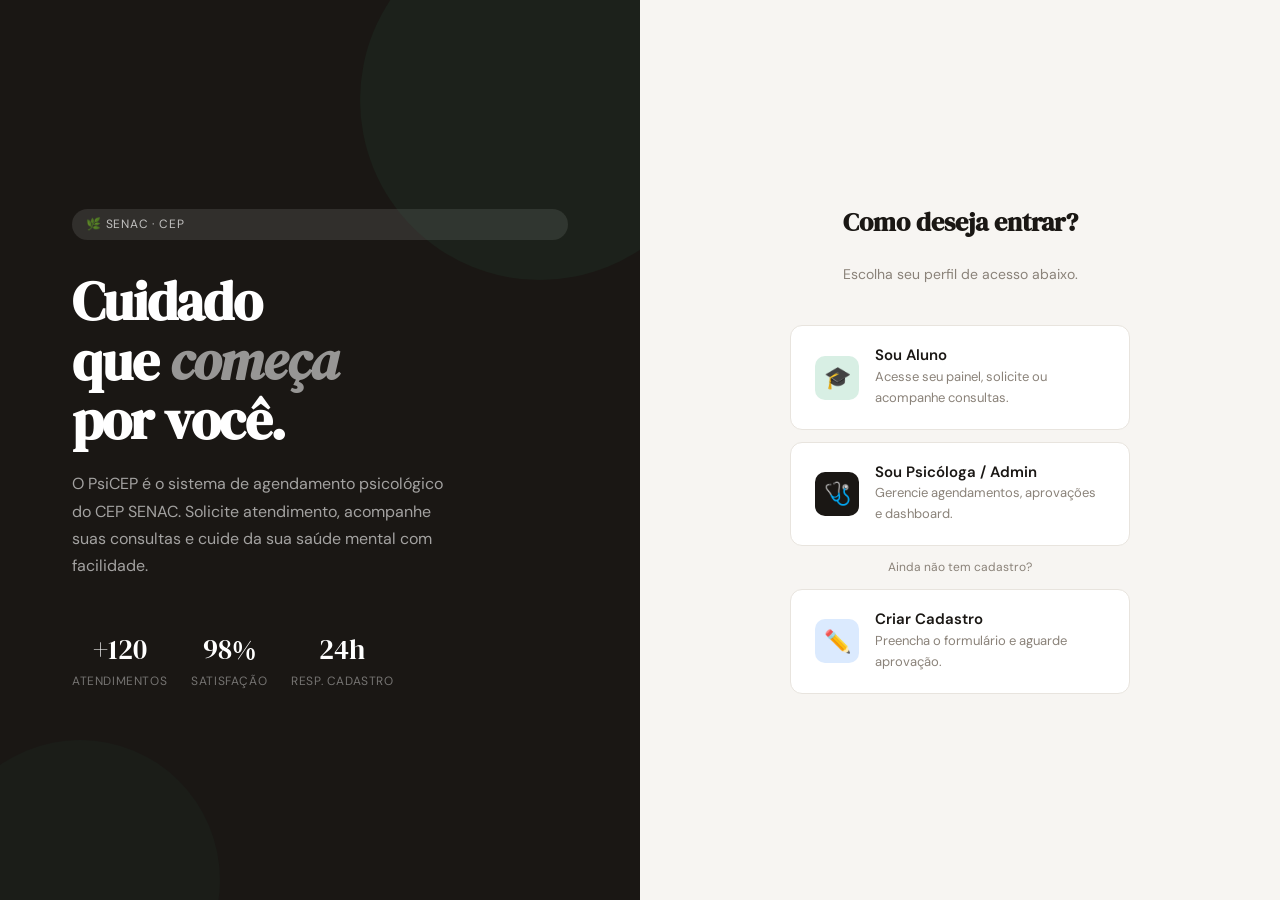
<file: index.html>
<!DOCTYPE html>
<html lang="pt-BR">
<head>
  <meta charset="UTF-8" />
  <meta name="viewport" content="width=device-width, initial-scale=1.0" />
  <title>PsiCEP — Agendamento Psicológico</title>
  <link rel="stylesheet" href="style/style.css" />
</head>
<body>
  <div class="landing">
    <!-- LEFT -->
    <div class="landing-left">
      <span class="brand-badge">🌿 SENAC · CEP</span>
      <h1>
        Cuidado<br/>
        que <em>começa</em><br/>
        por você.
      </h1>
      <p>
        O PsiCEP é o sistema de agendamento psicológico do CEP SENAC.
        Solicite atendimento, acompanhe suas consultas e cuide da sua saúde mental com facilidade.
      </p>

      <div style="margin-top:48px; display:flex; gap:24px; flex-wrap:wrap;">
        <div style="text-align:center;">
          <div style="font-family:'DM Serif Display',serif;font-size:28px;color:#fff;">+120</div>
          <div style="font-size:12px;color:rgba(255,255,255,.4);text-transform:uppercase;letter-spacing:.6px;">Atendimentos</div>
        </div>
        <div style="text-align:center;">
          <div style="font-family:'DM Serif Display',serif;font-size:28px;color:#fff;">98%</div>
          <div style="font-size:12px;color:rgba(255,255,255,.4);text-transform:uppercase;letter-spacing:.6px;">Satisfação</div>
        </div>
        <div style="text-align:center;">
          <div style="font-family:'DM Serif Display',serif;font-size:28px;color:#fff;">24h</div>
          <div style="font-size:12px;color:rgba(255,255,255,.4);text-transform:uppercase;letter-spacing:.6px;">Resp. cadastro</div>
        </div>
      </div>
    </div>

    <!-- RIGHT -->
    <div class="landing-right">
      <h2>Como deseja entrar?</h2>
      <p class="sub">Escolha seu perfil de acesso abaixo.</p>

      <div class="landing-cards fade-up">
        <div class="landing-card" onclick="Utils.go('login-aluno.html')">
          <div class="lc-icon green">🎓</div>
          <div>
            <h3>Sou Aluno</h3>
            <p>Acesse seu painel, solicite ou acompanhe consultas.</p>
          </div>
        </div>

        <div class="landing-card" onclick="Utils.go('login-admin.html')">
          <div class="lc-icon dark" style="color:#fff;">🩺</div>
          <div>
            <h3>Sou Psicóloga / Admin</h3>
            <p>Gerencie agendamentos, aprovações e dashboard.</p>
          </div>
        </div>

        <div class="landing-sep">Ainda não tem cadastro?</div>

        <div class="landing-card" onclick="Utils.go('cadastro.html')">
          <div class="lc-icon blue">✏️</div>
          <div>
            <h3>Criar Cadastro</h3>
            <p>Preencha o formulário e aguarde aprovação.</p>
          </div>
        </div>
      </div>
    </div>
  </div>

  <script src="js/dados.js"></script>
  <script src="js/utils.js"></script>
</body>
</html>
</file>
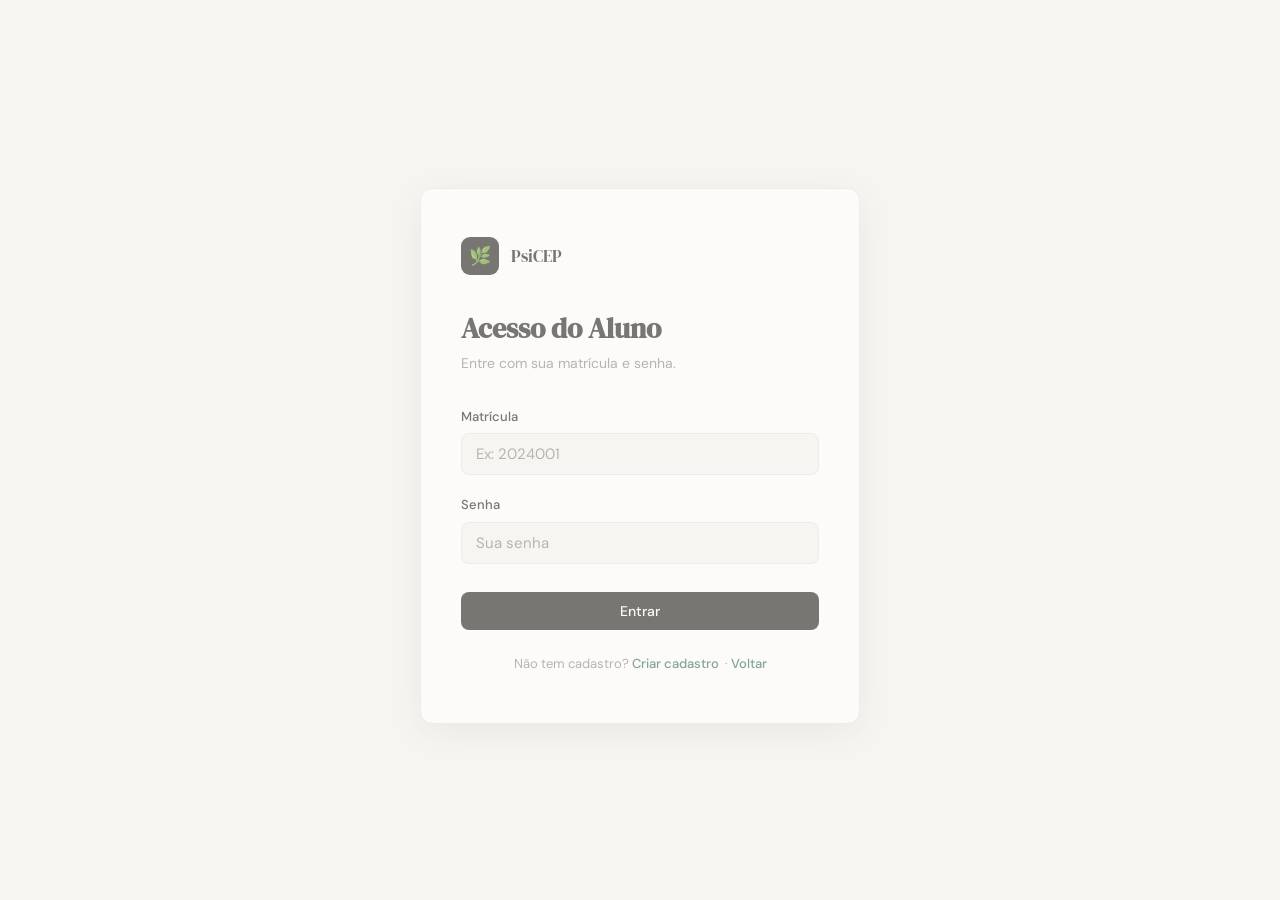
<file: agendamento.html>
<!-- Este arquivo é tratado dentro do painel-aluno.html na seção "solicitar" -->
<!-- Redirecionando para o painel -->
<!DOCTYPE html>
<html lang="pt-BR">
<head>
  <meta charset="UTF-8" />
  <meta http-equiv="refresh" content="0;url=painel-aluno.html" />
</head>
<body></body>
</html>
</file>
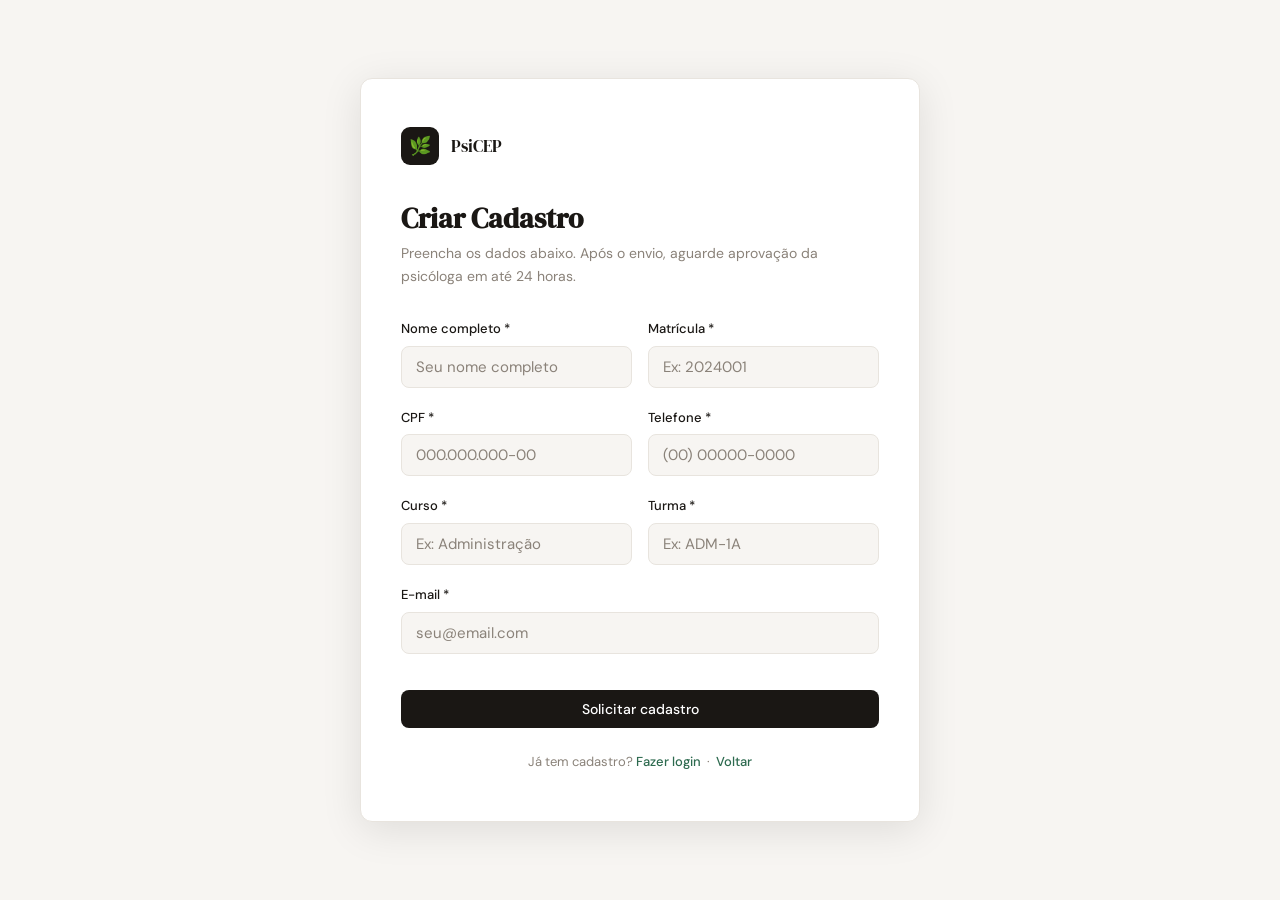
<file: cadastro.html>
<!DOCTYPE html>
<html lang="pt-BR">
<head>
  <meta charset="UTF-8" />
  <meta name="viewport" content="width=device-width, initial-scale=1.0" />
  <title>Criar Cadastro — PsiCEP</title>
  <link rel="stylesheet" href="style/style.css" />
</head>
<body>
  <div class="auth-page">
    <div class="auth-box fade-up" style="width:min(560px,100%)">
      <div class="auth-brand">
        <div class="brand-icon">🌿</div>
        <span>PsiCEP</span>
      </div>
      <h2>Criar Cadastro</h2>
      <p class="auth-sub">Preencha os dados abaixo. Após o envio, aguarde aprovação da psicóloga em até 24 horas.</p>

      <div id="alertBox"></div>

      <form id="formCadastro">
        <div class="form-row">
          <div class="form-group">
            <label class="form-label">Nome completo *</label>
            <input type="text" id="nome" class="form-control" placeholder="Seu nome completo" required />
          </div>
          <div class="form-group">
            <label class="form-label">Matrícula *</label>
            <input type="text" id="matricula" class="form-control" placeholder="Ex: 2024001" required />
          </div>
        </div>
        <div class="form-row">
          <div class="form-group">
            <label class="form-label">CPF *</label>
            <input type="text" id="cpf" class="form-control" placeholder="000.000.000-00" required />
          </div>
          <div class="form-group">
            <label class="form-label">Telefone *</label>
            <input type="text" id="telefone" class="form-control" placeholder="(00) 00000-0000" required />
          </div>
        </div>
        <div class="form-row">
          <div class="form-group">
            <label class="form-label">Curso *</label>
            <input type="text" id="curso" class="form-control" placeholder="Ex: Administração" required />
          </div>
          <div class="form-group">
            <label class="form-label">Turma *</label>
            <input type="text" id="turma" class="form-control" placeholder="Ex: ADM-1A" required />
          </div>
        </div>
        <div class="form-group">
          <label class="form-label">E-mail *</label>
          <input type="email" id="email" class="form-control" placeholder="seu@email.com" required />
        </div>

        <button type="submit" class="btn btn-primary btn-full mt-16">
          Solicitar cadastro
        </button>
      </form>

      <div class="auth-footer">
        Já tem cadastro? <a href="login-aluno.html">Fazer login</a>
        &nbsp;·&nbsp;
        <a href="index.html">Voltar</a>
      </div>
    </div>
  </div>

  <script src="js/dados.js"></script>
  <script src="js/utils.js"></script>
  <script src="js/cadastro.js"></script>
</body>
</html>
</file>
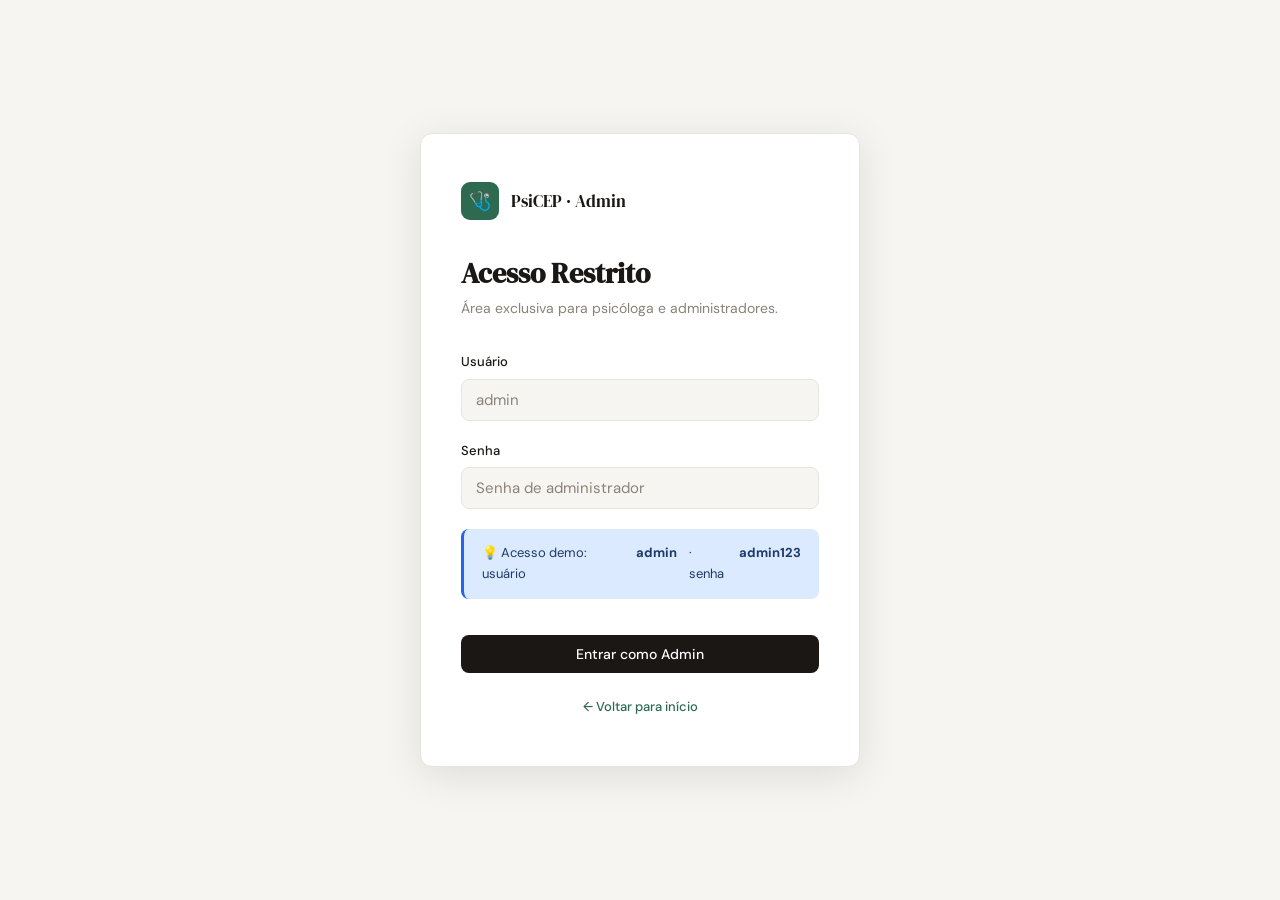
<file: login-admin.html>
<!DOCTYPE html>
<html lang="pt-BR">
<head>
  <meta charset="UTF-8" />
  <meta name="viewport" content="width=device-width, initial-scale=1.0" />
  <title>Login Admin — PsiCEP</title>
  <link rel="stylesheet" href="style/style.css" />
</head>
<body>
  <div class="auth-page">
    <div class="auth-box fade-up">
      <div class="auth-brand">
        <div class="brand-icon" style="background:var(--accent)">🩺</div>
        <span>PsiCEP · Admin</span>
      </div>
      <h2>Acesso Restrito</h2>
      <p class="auth-sub">Área exclusiva para psicóloga e administradores.</p>

      <div id="alertBox"></div>

      <form id="formAdmin">
        <div class="form-group">
          <label class="form-label">Usuário</label>
          <input type="text" id="usuario" class="form-control" placeholder="admin" required />
        </div>
        <div class="form-group">
          <label class="form-label">Senha</label>
          <input type="password" id="senha" class="form-control" placeholder="Senha de administrador" required />
        </div>
        <div class="alert alert-info" style="font-size:13px;">
          💡 Acesso demo: usuário <strong>admin</strong> · senha <strong>admin123</strong>
        </div>
        <button type="submit" class="btn btn-primary btn-full mt-16">Entrar como Admin</button>
      </form>

      <div class="auth-footer">
        <a href="index.html">← Voltar para início</a>
      </div>
    </div>
  </div>

  <script src="js/dados.js"></script>
  <script src="js/utils.js"></script>
  <script src="js/login.js"></script>
</body>
</html>
</file>
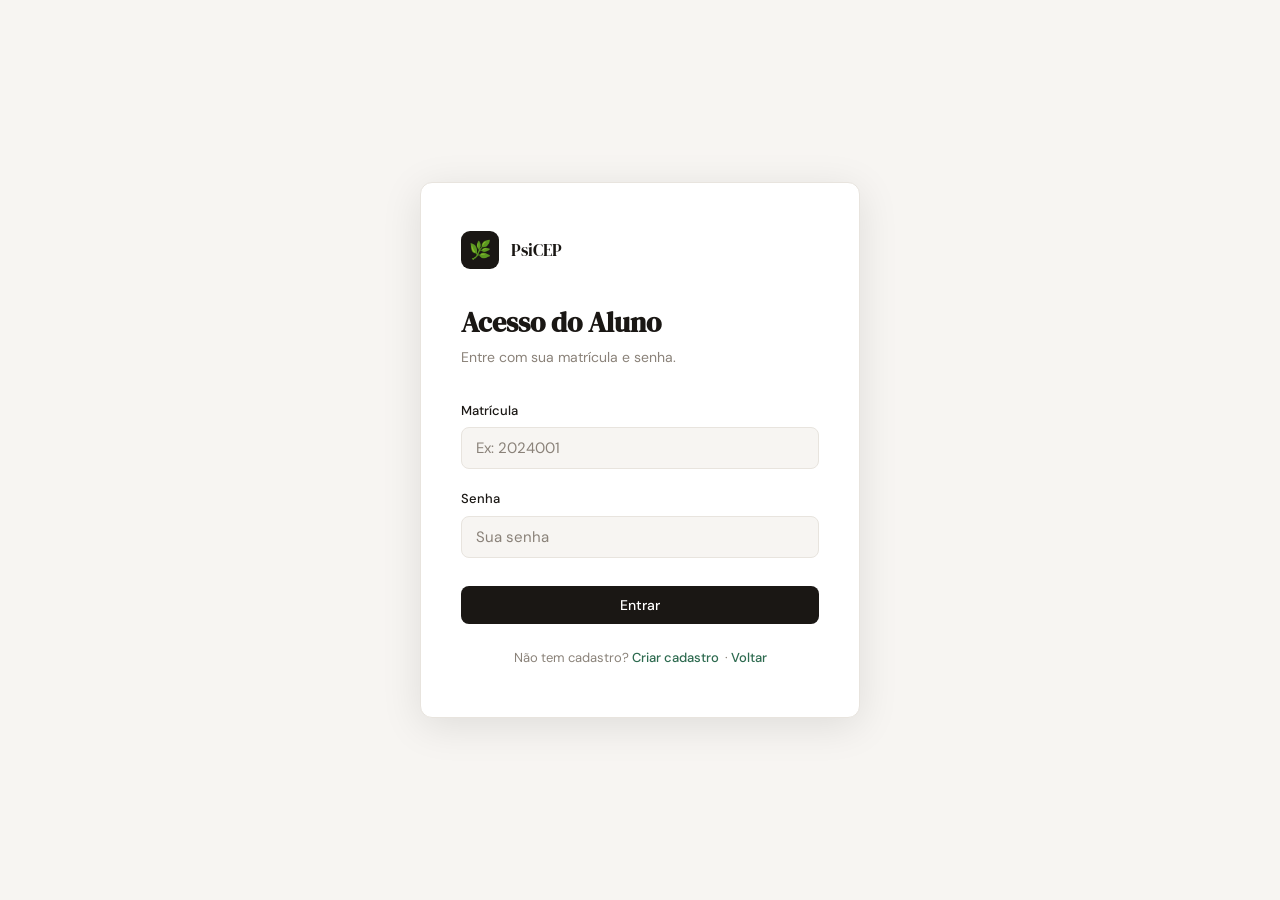
<file: login-aluno.html>
<!DOCTYPE html>
<html lang="pt-BR">
<head>
  <meta charset="UTF-8" />
  <meta name="viewport" content="width=device-width, initial-scale=1.0" />
  <title>Login Aluno — PsiCEP</title>
  <link rel="stylesheet" href="style/style.css" />
</head>
<body>
  <div class="auth-page">
    <div class="auth-box fade-up">
      <div class="auth-brand">
        <div class="brand-icon">🌿</div>
        <span>PsiCEP</span>
      </div>
      <h2>Acesso do Aluno</h2>
      <p class="auth-sub">Entre com sua matrícula e senha.</p>

      <div id="alertBox"></div>

      <!-- Troca de senha (primeiro login) -->
      <div id="trocaSenha" class="hidden">
        <div class="alert alert-info mb-16">
          🔒 Este é seu primeiro acesso. Defina uma nova senha para continuar.
        </div>
        <div class="form-group">
          <label class="form-label">Nova senha *</label>
          <input type="password" id="novaSenha" class="form-control" placeholder="Mínimo 6 caracteres" />
        </div>
        <div class="form-group">
          <label class="form-label">Confirmar nova senha *</label>
          <input type="password" id="confirmaSenha" class="form-control" placeholder="Repita a senha" />
        </div>
        <button class="btn btn-primary btn-full" id="btnTrocaSenha">Salvar e entrar</button>
      </div>

      <form id="formLogin">
        <div class="form-group">
          <label class="form-label">Matrícula</label>
          <input type="text" id="matricula" class="form-control" placeholder="Ex: 2024001" required />
        </div>
        <div class="form-group">
          <label class="form-label">Senha</label>
          <input type="password" id="senha" class="form-control" placeholder="Sua senha" required />
        </div>
        <button type="submit" class="btn btn-primary btn-full mt-8">Entrar</button>
      </form>

      <div class="auth-footer">
        Não tem cadastro? <a href="cadastro.html">Criar cadastro</a>
        &nbsp;·&nbsp;<a href="index.html">Voltar</a>
      </div>
    </div>
  </div>

  <script src="js/dados.js"></script>
  <script src="js/utils.js"></script>
  <script src="js/login.js"></script>
</body>
</html>
</file>
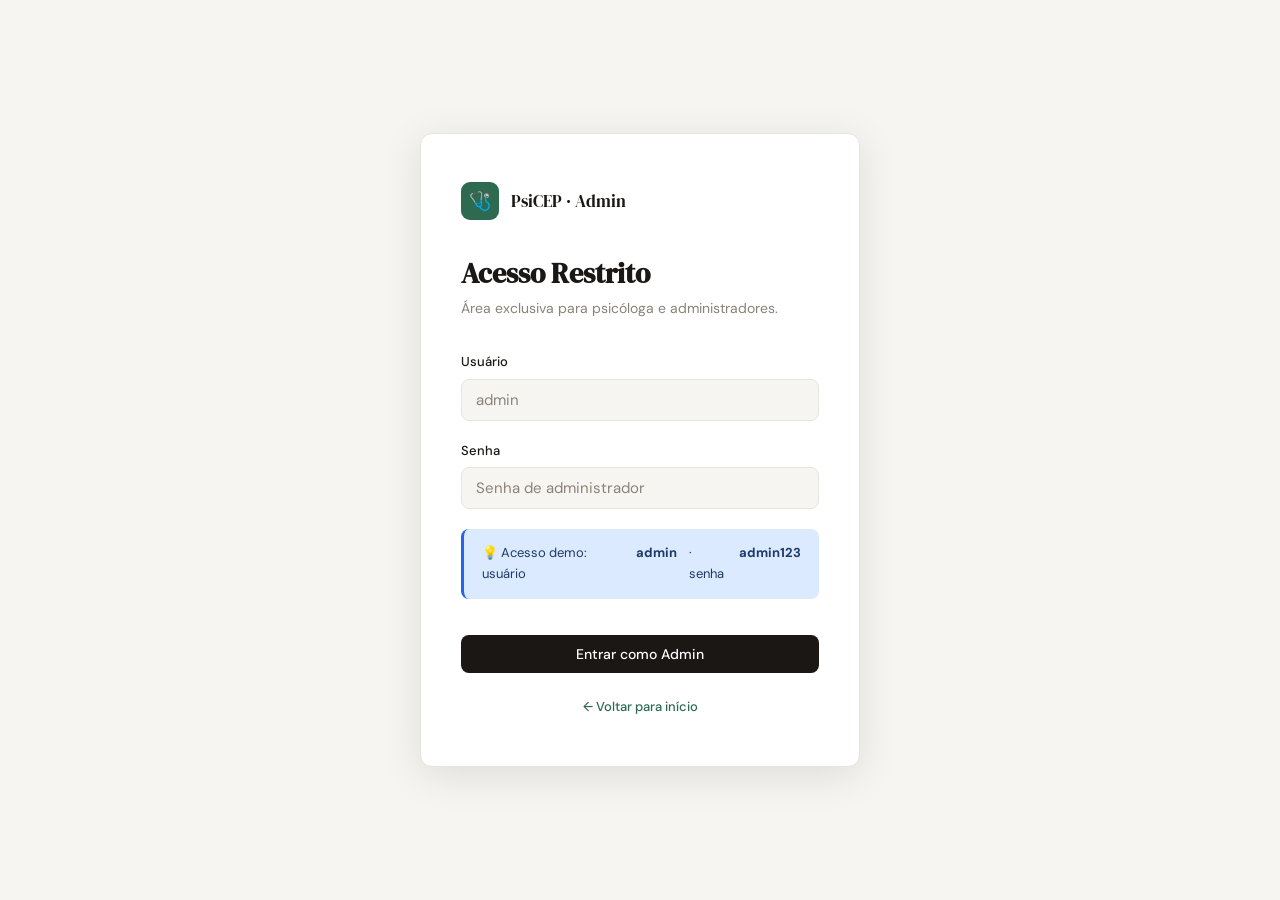
<file: painel-admin.html>
<!DOCTYPE html>
<html lang="pt-BR">
<head>
  <meta charset="UTF-8" />
  <meta name="viewport" content="width=device-width, initial-scale=1.0" />
  <title>Painel Admin — PsiCEP</title>
  <link rel="stylesheet" href="style/style.css" />
</head>
<body>
  <div class="app-shell">
    <!-- SIDEBAR -->
    <aside class="sidebar">
      <div class="sidebar-brand">
        <div class="brand-icon" style="background:var(--accent)">🩺</div>
        <h2>PsiCEP</h2>
        <p>Psicóloga · Admin</p>
      </div>
      <div class="nav-label">Painel</div>
      <div class="nav-item active" onclick="showSection('dashboard')">
        <span class="nav-icon">📊</span> Dashboard
      </div>
      <div class="nav-item" onclick="showSection('consultas')">
        <span class="nav-icon">📋</span> Consultas
      </div>
      <div class="nav-item" onclick="showSection('alunos')">
        <span class="nav-icon">🎓</span> Alunos
      </div>
      <div class="nav-item" onclick="showSection('aprovacoes')">
        <span class="nav-icon">✅</span> Aprovações
        <span id="badgePendentes" class="badge badge-warn" style="margin-left:auto;display:none"></span>
      </div>
      <div class="sidebar-footer">
        <div class="sidebar-user">
          <div class="avatar" style="background:var(--accent)">P</div>
          <div class="sidebar-user-info">
            <p>Psicóloga</p>
            <span>Administrador</span>
          </div>
        </div>
        <button class="btn-logout" onclick="logout()">⬅ Sair</button>
      </div>
    </aside>

    <!-- MAIN -->
    <div style="display:flex;flex-direction:column;flex:1;overflow:hidden">
      <div class="panel-topbar">
        <span class="topbar-title" id="topbarTitle">Dashboard</span>
      </div>

      <main class="main-content">

        <!-- DASHBOARD -->
        <section id="sec-dashboard">
          <div class="page-header fade-up">
            <h1>Dashboard</h1>
            <p>Visão geral dos atendimentos psicológicos.</p>
          </div>
          <div class="stats-grid fade-up-2" id="statsAdmin"></div>
          <div class="card fade-up-3 mt-16">
            <div class="section-header">
              <h2>Consultas de hoje / próximas confirmadas</h2>
            </div>
            <div class="table-wrapper">
              <table>
                <thead>
                  <tr><th>Aluno</th><th>Motivo</th><th>Data</th><th>Horário</th><th>Status</th></tr>
                </thead>
                <tbody id="tabelaDashboard"></tbody>
              </table>
            </div>
          </div>
        </section>

        <!-- CONSULTAS -->
        <section id="sec-consultas" class="hidden">
          <div class="page-header fade-up">
            <h1>Gerenciar Consultas</h1>
            <p>Confirme, cancele, conclua ou registre ausências.</p>
          </div>
          <div class="filter-bar fade-up-2" id="filterConsultas">
            <span class="filter-chip active" data-status="todos">Todas</span>
            <span class="filter-chip" data-status="aguardando">Aguardando</span>
            <span class="filter-chip" data-status="confirmada">Confirmadas</span>
            <span class="filter-chip" data-status="realizada">Realizadas</span>
            <span class="filter-chip" data-status="cancelada">Canceladas</span>
            <span class="filter-chip" data-status="nao_compareceu">Não compareceu</span>
          </div>
          <div class="card fade-up-3">
            <div class="table-wrapper">
              <table>
                <thead>
                  <tr><th>Aluno</th><th>Motivo</th><th>Data</th><th>Turno</th><th>Status</th><th>Ações</th></tr>
                </thead>
                <tbody id="tabelaConsultas"></tbody>
              </table>
            </div>
          </div>
        </section>

        <!-- ALUNOS -->
        <section id="sec-alunos" class="hidden">
          <div class="page-header fade-up">
            <h1>Alunos Cadastrados</h1>
            <p>Lista completa de alunos no sistema.</p>
          </div>
          <div class="card fade-up-2" style="margin-bottom:20px">
            <div class="search-box" style="max-width:320px">
              <span class="search-icon">🔍</span>
              <input type="text" id="buscaAluno" class="form-control" placeholder="Buscar por nome ou matrícula..." />
            </div>
          </div>
          <div class="card fade-up-3">
            <div class="table-wrapper">
              <table>
                <thead>
                  <tr><th>Nome</th><th>Matrícula</th><th>Curso / Turma</th><th>E-mail</th><th>Status</th><th>Cadastro</th></tr>
                </thead>
                <tbody id="tabelaAlunos"></tbody>
              </table>
            </div>
          </div>
        </section>

        <!-- APROVAÇÕES -->
        <section id="sec-aprovacoes" class="hidden">
          <div class="page-header fade-up">
            <h1>Aprovações de Cadastro</h1>
            <p>Alunos aguardando liberação de acesso ao sistema.</p>
          </div>
          <div class="card fade-up-2">
            <div class="table-wrapper">
              <table>
                <thead>
                  <tr><th>Nome</th><th>Matrícula</th><th>Curso</th><th>CPF</th><th>Data</th><th>Ações</th></tr>
                </thead>
                <tbody id="tabelaAprovacoes"></tbody>
              </table>
            </div>
          </div>
        </section>

      </main>
    </div>
  </div>

  <!-- MODAL OBS -->
  <div class="modal-overlay" id="modalObs">
    <div class="modal">
      <div class="modal-header">
        <h3>Observação da Psicóloga</h3>
        <div class="modal-close" onclick="closeModal()">✕</div>
      </div>
      <div class="form-group">
        <label class="form-label">Observação interna (visível apenas para o admin)</label>
        <textarea id="obsInput" class="form-control" rows="4" placeholder="Digite sua observação..."></textarea>
      </div>
      <input type="hidden" id="obsConsultaId" />
      <div style="display:flex;gap:10px;justify-content:flex-end">
        <button class="btn btn-outline" onclick="closeModal()">Cancelar</button>
        <button class="btn btn-primary" onclick="salvarObs()">Salvar</button>
      </div>
    </div>
  </div>

  <script src="js/dados.js"></script>
  <script src="js/utils.js"></script>
  <script src="js/admin.js"></script>
</body>
</html>
</file>
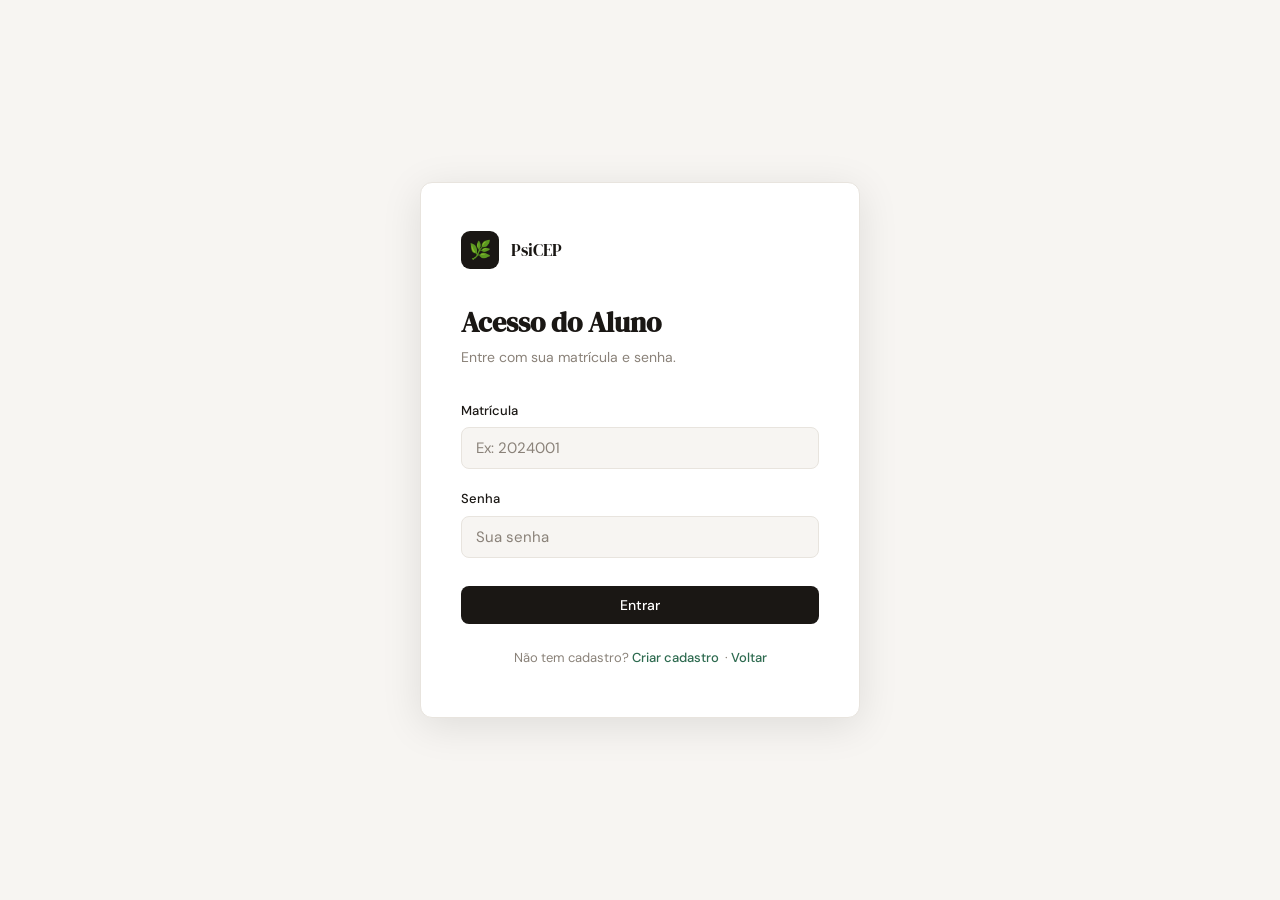
<file: painel-aluno.html>
<!DOCTYPE html>
<html lang="pt-BR">
<head>
  <meta charset="UTF-8" />
  <meta name="viewport" content="width=device-width, initial-scale=1.0" />
  <title>Meu Painel — PsiCEP</title>
  <link rel="stylesheet" href="style/style.css" />
</head>
<body>
  <div class="app-shell">
    <!-- SIDEBAR -->
    <aside class="sidebar">
      <div class="sidebar-brand">
        <div class="brand-icon">🌿</div>
        <h2>PsiCEP</h2>
        <p>Aluno</p>
      </div>
      <div class="nav-label">Menu</div>
      <div class="nav-item active" onclick="showSection('inicio')">
        <span class="nav-icon">🏠</span> Início
      </div>
      <div class="nav-item" onclick="showSection('solicitar')">
        <span class="nav-icon">📋</span> Solicitar consulta
      </div>
      <div class="nav-item" onclick="showSection('historico')">
        <span class="nav-icon">📅</span> Histórico
      </div>
      <div class="sidebar-footer">
        <div class="sidebar-user">
          <div class="avatar" id="sidebarAvatar">?</div>
          <div class="sidebar-user-info">
            <p id="sidebarNome">—</p>
            <span id="sidebarMatricula">—</span>
          </div>
        </div>
        <button class="btn-logout" onclick="logout()">⬅ Sair</button>
      </div>
    </aside>

    <!-- MAIN -->
    <div style="display:flex;flex-direction:column;flex:1;overflow:hidden">
      <div class="panel-topbar">
        <span class="topbar-title" id="topbarTitle">Início</span>
        <div class="flex-center gap-8">
          <div class="avatar" id="topAvatar" style="width:30px;height:30px;font-size:12px">?</div>
        </div>
      </div>

      <main class="main-content">
        <!-- INÍCIO -->
        <section id="sec-inicio">
          <div class="page-header fade-up">
            <h1>Olá, <span id="nomeHeader">—</span> 👋</h1>
            <p>Aqui está um resumo do seu atendimento psicológico.</p>
          </div>

          <div class="stats-grid fade-up-2" id="statsAluno"></div>

          <div class="card fade-up-3">
            <div class="section-header">
              <h2>Consultas recentes</h2>
              <button class="btn btn-accent btn-sm" onclick="showSection('solicitar')">+ Nova solicitação</button>
            </div>
            <div class="table-wrapper">
              <table>
                <thead>
                  <tr>
                    <th>Motivo</th>
                    <th>Data preferencial</th>
                    <th>Turno</th>
                    <th>Status</th>
                    <th>Criado em</th>
                  </tr>
                </thead>
                <tbody id="tabelaRecentes"></tbody>
              </table>
            </div>
          </div>
        </section>

        <!-- SOLICITAR -->
        <section id="sec-solicitar" class="hidden">
          <div class="page-header fade-up">
            <h1>Solicitar Consulta</h1>
            <p>Preencha as informações abaixo para solicitar um agendamento.</p>
          </div>
          <div class="card fade-up-2" style="max-width:560px">
            <div id="alertSolicitar"></div>
            <form id="formSolicitar">
              <div class="form-group">
                <label class="form-label">Motivo da consulta *</label>
                <textarea id="motivo" class="form-control" rows="3" placeholder="Descreva brevemente o motivo..." required></textarea>
              </div>
              <div class="form-row">
                <div class="form-group">
                  <label class="form-label">Data preferencial *</label>
                  <input type="date" id="dataPreferencial" class="form-control" required />
                </div>
                <div class="form-group">
                  <label class="form-label">Horário preferencial *</label>
                  <input type="time" id="horario" class="form-control" required />
                </div>
              </div>
              <div class="form-group">
                <label class="form-label">Turno *</label>
                <select id="turno" class="form-control" required>
                  <option value="">Selecione...</option>
                  <option>manhã</option>
                  <option>tarde</option>
                  <option>noite</option>
                </select>
              </div>
              <div class="form-group">
                <label class="form-label">Observações adicionais</label>
                <textarea id="obsAluno" class="form-control" rows="2" placeholder="Opcional..."></textarea>
              </div>
              <button type="submit" class="btn btn-primary btn-full">Enviar solicitação</button>
            </form>
          </div>
        </section>

        <!-- HISTÓRICO -->
        <section id="sec-historico" class="hidden">
          <div class="page-header fade-up">
            <h1>Histórico de Consultas</h1>
            <p>Todas as suas solicitações e consultas registradas.</p>
          </div>
          <div class="filter-bar fade-up-2" id="filterBarAluno">
            <span class="filter-chip active" data-status="todos">Todas</span>
            <span class="filter-chip" data-status="aguardando">Aguardando</span>
            <span class="filter-chip" data-status="confirmada">Confirmadas</span>
            <span class="filter-chip" data-status="realizada">Realizadas</span>
            <span class="filter-chip" data-status="cancelada">Canceladas</span>
            <span class="filter-chip" data-status="nao_compareceu">Não compareceu</span>
          </div>
          <div class="card fade-up-3">
            <div class="table-wrapper">
              <table>
                <thead>
                  <tr>
                    <th>Motivo</th>
                    <th>Data preferencial</th>
                    <th>Turno / Horário</th>
                    <th>Status</th>
                    <th>Obs. psicóloga</th>
                  </tr>
                </thead>
                <tbody id="tabelaHistorico"></tbody>
              </table>
            </div>
          </div>
        </section>
      </main>
    </div>
  </div>

  <script src="js/dados.js"></script>
  <script src="js/utils.js"></script>
  <script src="js/aluno.js"></script>
</body>
</html>
</file>
<file: style/style.css>
@import url('https://fonts.googleapis.com/css2?family=DM+Serif+Display:ital@0;1&family=DM+Sans:ital,opsz,wght@0,9..40,300;0,9..40,400;0,9..40,500;0,9..40,600;1,9..40,300&display=swap');

/* ─── TOKENS ─────────────────────────────────────────────── */
:root {
  --bg:        #F7F5F2;
  --surface:   #FFFFFF;
  --border:    #E8E4DE;
  --text:      #1A1714;
  --muted:     #8A8279;
  --accent:    #2D6A4F;
  --accent-lt: #D8EFE4;
  --danger:    #C0392B;
  --danger-lt: #FDECEA;
  --warn:      #B7791F;
  --warn-lt:   #FEF3CD;
  --info:      #2563EB;
  --info-lt:   #DBEAFE;
  --radius:    12px;
  --radius-sm: 8px;
  --shadow:    0 1px 3px rgba(0,0,0,.06), 0 4px 16px rgba(0,0,0,.05);
  --shadow-lg: 0 8px 40px rgba(0,0,0,.10);
  --transition: .18s cubic-bezier(.4,0,.2,1);
}

/* ─── RESET ──────────────────────────────────────────────── */
*, *::before, *::after { box-sizing: border-box; margin: 0; padding: 0; }
html { scroll-behavior: smooth; }
body {
  font-family: 'DM Sans', sans-serif;
  font-size: 15px;
  background: var(--bg);
  color: var(--text);
  line-height: 1.6;
  min-height: 100vh;
}
a { color: inherit; text-decoration: none; }
button { font-family: inherit; cursor: pointer; border: none; background: none; }
input, select, textarea { font-family: inherit; font-size: 15px; }
ul { list-style: none; }
img { display: block; max-width: 100%; }

/* ─── TYPOGRAPHY ─────────────────────────────────────────── */
.serif { font-family: 'DM Serif Display', serif; }
h1,h2,h3 { line-height: 1.25; }

/* ─── LAYOUT ─────────────────────────────────────────────── */
.app-shell {
  display: grid;
  grid-template-columns: 260px 1fr;
  min-height: 100vh;
}
.main-content {
  padding: 40px 48px;
  overflow-y: auto;
}
@media (max-width: 900px) {
  .app-shell { grid-template-columns: 1fr; }
  .sidebar { display: none; }
  .main-content { padding: 24px 20px; }
}

/* ─── SIDEBAR ─────────────────────────────────────────────── */
.sidebar {
  background: var(--text);
  color: #fff;
  display: flex;
  flex-direction: column;
  padding: 36px 28px;
  position: sticky;
  top: 0;
  height: 100vh;
}
.sidebar-brand {
  margin-bottom: 48px;
}
.sidebar-brand .brand-icon {
  width: 40px; height: 40px;
  background: var(--accent);
  border-radius: 10px;
  display: flex; align-items: center; justify-content: center;
  margin-bottom: 12px;
  font-size: 20px;
}
.sidebar-brand h2 {
  font-family: 'DM Serif Display', serif;
  font-size: 18px;
  letter-spacing: -.2px;
  color: #fff;
}
.sidebar-brand p {
  font-size: 12px;
  color: rgba(255,255,255,.45);
  margin-top: 2px;
  text-transform: uppercase;
  letter-spacing: .8px;
}
.nav-label {
  font-size: 10px;
  text-transform: uppercase;
  letter-spacing: 1.2px;
  color: rgba(255,255,255,.3);
  margin-bottom: 8px;
  margin-top: 24px;
}
.nav-item {
  display: flex;
  align-items: center;
  gap: 12px;
  padding: 10px 14px;
  border-radius: var(--radius-sm);
  font-size: 14px;
  font-weight: 500;
  color: rgba(255,255,255,.65);
  transition: var(--transition);
  cursor: pointer;
  margin-bottom: 2px;
}
.nav-item:hover, .nav-item.active {
  background: rgba(255,255,255,.09);
  color: #fff;
}
.nav-item.active { color: #fff; background: rgba(255,255,255,.12); }
.nav-item .nav-icon { font-size: 17px; opacity: .8; }
.sidebar-footer {
  margin-top: auto;
  border-top: 1px solid rgba(255,255,255,.1);
  padding-top: 20px;
}
.sidebar-user {
  display: flex; align-items: center; gap: 10px;
}
.avatar {
  width: 36px; height: 36px;
  background: var(--accent);
  border-radius: 50%;
  display: flex; align-items: center; justify-content: center;
  font-size: 14px; font-weight: 600; color: #fff;
  flex-shrink: 0;
}
.sidebar-user-info p { font-size: 13px; font-weight: 500; color: #fff; }
.sidebar-user-info span { font-size: 11px; color: rgba(255,255,255,.4); }
.btn-logout {
  margin-top: 12px;
  width: 100%;
  padding: 8px;
  border-radius: var(--radius-sm);
  font-size: 13px;
  color: rgba(255,255,255,.5);
  background: rgba(255,255,255,.05);
  transition: var(--transition);
  display: flex; align-items: center; justify-content: center; gap: 6px;
}
.btn-logout:hover { background: rgba(255,255,255,.1); color: #fff; }

/* ─── PAGE HEADER ─────────────────────────────────────────── */
.page-header {
  margin-bottom: 36px;
}
.page-header h1 {
  font-family: 'DM Serif Display', serif;
  font-size: 32px;
  letter-spacing: -.5px;
}
.page-header p {
  color: var(--muted);
  font-size: 14px;
  margin-top: 4px;
}

/* ─── CARDS / SURFACES ───────────────────────────────────── */
.card {
  background: var(--surface);
  border: 1px solid var(--border);
  border-radius: var(--radius);
  padding: 24px;
  box-shadow: var(--shadow);
}
.card-sm { padding: 16px 20px; }

/* ─── STAT CARDS ─────────────────────────────────────────── */
.stats-grid {
  display: grid;
  grid-template-columns: repeat(auto-fill, minmax(180px, 1fr));
  gap: 16px;
  margin-bottom: 32px;
}
.stat-card {
  background: var(--surface);
  border: 1px solid var(--border);
  border-radius: var(--radius);
  padding: 20px 22px;
  position: relative;
  overflow: hidden;
  transition: var(--transition);
}
.stat-card:hover { transform: translateY(-2px); box-shadow: var(--shadow-lg); }
.stat-card .stat-icon {
  font-size: 22px;
  margin-bottom: 12px;
  display: block;
}
.stat-card .stat-value {
  font-family: 'DM Serif Display', serif;
  font-size: 36px;
  line-height: 1;
  color: var(--text);
}
.stat-card .stat-label {
  font-size: 12px;
  color: var(--muted);
  margin-top: 6px;
  text-transform: uppercase;
  letter-spacing: .6px;
}
.stat-card::after {
  content: '';
  position: absolute;
  bottom: 0; left: 0;
  width: 100%; height: 3px;
  background: var(--accent);
  border-radius: 0 0 var(--radius) var(--radius);
  opacity: 0;
  transition: var(--transition);
}
.stat-card:hover::after { opacity: 1; }
.stat-card.green .stat-value { color: var(--accent); }
.stat-card.red .stat-value { color: var(--danger); }
.stat-card.warn .stat-value { color: var(--warn); }
.stat-card.blue .stat-value { color: var(--info); }

/* ─── BUTTONS ─────────────────────────────────────────────── */
.btn {
  display: inline-flex; align-items: center; gap: 8px;
  padding: 10px 20px;
  border-radius: var(--radius-sm);
  font-size: 14px;
  font-weight: 500;
  transition: var(--transition);
  cursor: pointer;
  border: none;
}
.btn-primary {
  background: var(--text);
  color: #fff;
}
.btn-primary:hover { background: #2e2a26; }
.btn-accent {
  background: var(--accent);
  color: #fff;
}
.btn-accent:hover { background: #245a41; }
.btn-outline {
  background: transparent;
  color: var(--text);
  border: 1.5px solid var(--border);
}
.btn-outline:hover { border-color: var(--text); background: var(--bg); }
.btn-danger {
  background: var(--danger);
  color: #fff;
}
.btn-danger:hover { background: #a93226; }
.btn-ghost {
  background: transparent;
  color: var(--muted);
  padding: 6px 12px;
  font-size: 13px;
}
.btn-ghost:hover { color: var(--text); background: var(--border); }
.btn-sm { padding: 6px 14px; font-size: 13px; }
.btn-full { width: 100%; justify-content: center; }

/* ─── BADGE / STATUS ─────────────────────────────────────── */
.badge {
  display: inline-flex; align-items: center; gap: 5px;
  padding: 3px 10px;
  border-radius: 100px;
  font-size: 12px;
  font-weight: 500;
}
.badge::before {
  content: '';
  width: 6px; height: 6px;
  border-radius: 50%;
  background: currentColor;
  flex-shrink: 0;
}
.badge-green  { background: var(--accent-lt); color: var(--accent); }
.badge-red    { background: var(--danger-lt); color: var(--danger); }
.badge-warn   { background: var(--warn-lt);   color: var(--warn);   }
.badge-blue   { background: var(--info-lt);   color: var(--info);   }
.badge-gray   { background: var(--border);    color: var(--muted);  }

/* ─── FORMS ──────────────────────────────────────────────── */
.form-group { margin-bottom: 20px; }
.form-label {
  display: block;
  font-size: 13px;
  font-weight: 500;
  margin-bottom: 6px;
  color: var(--text);
}
.form-control {
  width: 100%;
  padding: 10px 14px;
  border: 1.5px solid var(--border);
  border-radius: var(--radius-sm);
  background: var(--bg);
  color: var(--text);
  transition: var(--transition);
  outline: none;
}
.form-control:focus {
  border-color: var(--accent);
  background: var(--surface);
  box-shadow: 0 0 0 3px var(--accent-lt);
}
.form-control::placeholder { color: var(--muted); }
.form-row { display: grid; grid-template-columns: 1fr 1fr; gap: 16px; }
@media (max-width: 600px) { .form-row { grid-template-columns: 1fr; } }
.form-hint { font-size: 12px; color: var(--muted); margin-top: 4px; }

/* ─── TABLE ──────────────────────────────────────────────── */
.table-wrapper { overflow-x: auto; }
table { width: 100%; border-collapse: collapse; }
th {
  font-size: 11px;
  text-transform: uppercase;
  letter-spacing: .8px;
  color: var(--muted);
  font-weight: 500;
  padding: 10px 16px;
  border-bottom: 1px solid var(--border);
  text-align: left;
  background: var(--bg);
}
td {
  padding: 13px 16px;
  border-bottom: 1px solid var(--border);
  font-size: 14px;
  vertical-align: middle;
}
tr:last-child td { border-bottom: none; }
tbody tr { transition: var(--transition); }
tbody tr:hover { background: var(--bg); }
.td-actions { display: flex; gap: 6px; flex-wrap: wrap; }

/* ─── ALERT / TOAST ──────────────────────────────────────── */
.alert {
  display: flex; align-items: flex-start; gap: 12px;
  padding: 14px 18px;
  border-radius: var(--radius-sm);
  font-size: 14px;
  margin-bottom: 20px;
}
.alert-success { background: var(--accent-lt); color: #1a4a34; border-left: 3px solid var(--accent); }
.alert-danger   { background: var(--danger-lt); color: #7a1f18; border-left: 3px solid var(--danger); }
.alert-warn     { background: var(--warn-lt);   color: #7a5008; border-left: 3px solid var(--warn);   }
.alert-info     { background: var(--info-lt);   color: #1e3a6a; border-left: 3px solid var(--info);   }

/* ─── MODAL ──────────────────────────────────────────────── */
.modal-overlay {
  position: fixed; inset: 0;
  background: rgba(26,23,20,.55);
  backdrop-filter: blur(4px);
  display: flex; align-items: center; justify-content: center;
  z-index: 1000;
  opacity: 0; pointer-events: none;
  transition: opacity .2s;
}
.modal-overlay.open { opacity: 1; pointer-events: all; }
.modal {
  background: var(--surface);
  border-radius: var(--radius);
  padding: 32px;
  width: min(500px, 94vw);
  box-shadow: var(--shadow-lg);
  transform: translateY(16px);
  transition: transform .25s cubic-bezier(.4,0,.2,1);
  max-height: 90vh;
  overflow-y: auto;
}
.modal-overlay.open .modal { transform: translateY(0); }
.modal-header {
  display: flex; align-items: flex-start; justify-content: space-between;
  margin-bottom: 24px;
}
.modal-header h3 { font-family: 'DM Serif Display', serif; font-size: 22px; }
.modal-close {
  width: 32px; height: 32px;
  border-radius: 50%;
  display: flex; align-items: center; justify-content: center;
  font-size: 18px; color: var(--muted);
  cursor: pointer; transition: var(--transition); flex-shrink: 0;
}
.modal-close:hover { background: var(--bg); color: var(--text); }

/* ─── EMPTY STATE ─────────────────────────────────────────── */
.empty-state {
  text-align: center;
  padding: 60px 20px;
  color: var(--muted);
}
.empty-state .empty-icon { font-size: 48px; margin-bottom: 16px; opacity: .5; }
.empty-state p { font-size: 15px; }

/* ─── SECTION HEADER ─────────────────────────────────────── */
.section-header {
  display: flex; align-items: center; justify-content: space-between;
  margin-bottom: 20px;
}
.section-header h2 { font-size: 17px; font-weight: 600; }

/* ─── FILTER BAR ─────────────────────────────────────────── */
.filter-bar {
  display: flex; gap: 8px; flex-wrap: wrap; margin-bottom: 20px;
}
.filter-chip {
  padding: 6px 14px;
  border-radius: 100px;
  font-size: 13px;
  font-weight: 500;
  background: var(--surface);
  border: 1.5px solid var(--border);
  color: var(--muted);
  cursor: pointer;
  transition: var(--transition);
}
.filter-chip:hover, .filter-chip.active {
  background: var(--text);
  color: #fff;
  border-color: var(--text);
}

/* ─── DIVIDER ─────────────────────────────────────────────── */
.divider {
  height: 1px; background: var(--border); margin: 24px 0;
}

/* ─── UTIL ───────────────────────────────────────────────── */
.hidden { display: none !important; }
.text-muted { color: var(--muted); font-size: 13px; }
.text-center { text-align: center; }
.mt-4 { margin-top: 4px; }
.mt-8 { margin-top: 8px; }
.mt-16 { margin-top: 16px; }
.mt-24 { margin-top: 24px; }
.mb-8  { margin-bottom: 8px; }
.mb-16 { margin-bottom: 16px; }
.mb-24 { margin-bottom: 24px; }
.flex  { display: flex; }
.flex-center { display: flex; align-items: center; }
.gap-8 { gap: 8px; }
.gap-16{ gap: 16px; }
.fw-500{ font-weight: 500; }
.fw-600{ font-weight: 600; }

/* ─── INDEX / LANDING ─────────────────────────────────────── */
.landing {
  min-height: 100vh;
  display: grid;
  grid-template-columns: 1fr 1fr;
}
.landing-left {
  background: var(--text);
  color: #fff;
  display: flex;
  flex-direction: column;
  justify-content: center;
  padding: 80px 72px;
  position: relative;
  overflow: hidden;
}
.landing-left::before {
  content: '';
  position: absolute;
  top: -80px; right: -80px;
  width: 360px; height: 360px;
  border-radius: 50%;
  background: var(--accent);
  opacity: .12;
}
.landing-left::after {
  content: '';
  position: absolute;
  bottom: -120px; left: -60px;
  width: 280px; height: 280px;
  border-radius: 50%;
  background: var(--accent);
  opacity: .08;
}
.landing-left .brand-badge {
  display: inline-flex; align-items: center; gap: 8px;
  background: rgba(255,255,255,.1);
  color: rgba(255,255,255,.7);
  padding: 6px 14px;
  border-radius: 100px;
  font-size: 12px;
  text-transform: uppercase; letter-spacing: .8px;
  margin-bottom: 32px;
}
.landing-left h1 {
  font-family: 'DM Serif Display', serif;
  font-size: 54px;
  line-height: 1.1;
  letter-spacing: -1px;
  color: #fff;
  margin-bottom: 20px;
}
.landing-left h1 em {
  font-style: italic;
  color: rgba(255,255,255,.55);
}
.landing-left p {
  font-size: 16px;
  color: rgba(255,255,255,.6);
  line-height: 1.7;
  max-width: 380px;
}
.landing-right {
  background: var(--bg);
  display: flex;
  flex-direction: column;
  justify-content: center;
  align-items: center;
  padding: 80px 72px;
  gap: 16px;
}
.landing-right h2 {
  font-family: 'DM Serif Display', serif;
  font-size: 26px;
  margin-bottom: 8px;
  text-align: center;
}
.landing-right p.sub {
  font-size: 14px; color: var(--muted); text-align: center; margin-bottom: 24px;
}
.landing-cards {
  display: flex; flex-direction: column; gap: 12px; width: 100%; max-width: 340px;
}
.landing-card {
  background: var(--surface);
  border: 1.5px solid var(--border);
  border-radius: var(--radius);
  padding: 20px 24px;
  display: flex; align-items: center; gap: 16px;
  transition: var(--transition);
  cursor: pointer;
}
.landing-card:hover {
  border-color: var(--accent);
  box-shadow: var(--shadow-lg);
  transform: translateX(4px);
}
.landing-card .lc-icon {
  width: 44px; height: 44px;
  border-radius: 10px;
  display: flex; align-items: center; justify-content: center;
  font-size: 22px;
  flex-shrink: 0;
}
.lc-icon.green { background: var(--accent-lt); }
.lc-icon.dark  { background: var(--text); }
.lc-icon.blue  { background: var(--info-lt); }
.landing-card h3 { font-size: 15px; font-weight: 600; margin-bottom: 2px; }
.landing-card p  { font-size: 13px; color: var(--muted); }
.landing-sep { font-size: 12px; color: var(--muted); text-align: center; }

@media (max-width: 900px) {
  .landing { grid-template-columns: 1fr; }
  .landing-left { padding: 60px 32px; }
  .landing-left h1 { font-size: 38px; }
  .landing-right { padding: 60px 32px; }
}

/* ─── LOGIN PAGES ─────────────────────────────────────────── */
.auth-page {
  min-height: 100vh;
  display: flex; align-items: center; justify-content: center;
  background: var(--bg);
  padding: 32px 20px;
}
.auth-box {
  background: var(--surface);
  border: 1px solid var(--border);
  border-radius: var(--radius);
  padding: 48px 40px;
  width: min(440px, 100%);
  box-shadow: var(--shadow-lg);
}
.auth-box .auth-brand {
  display: flex; align-items: center; gap: 12px; margin-bottom: 36px;
}
.auth-box .auth-brand .brand-icon {
  width: 38px; height: 38px;
  background: var(--text);
  border-radius: 9px;
  display: flex; align-items: center; justify-content: center;
  font-size: 18px;
}
.auth-box .auth-brand span {
  font-family: 'DM Serif Display', serif;
  font-size: 17px;
}
.auth-box h2 {
  font-family: 'DM Serif Display', serif;
  font-size: 28px; margin-bottom: 6px;
}
.auth-box .auth-sub { font-size: 14px; color: var(--muted); margin-bottom: 32px; }
.auth-footer { text-align: center; margin-top: 24px; font-size: 13px; color: var(--muted); }
.auth-footer a { color: var(--accent); font-weight: 500; }
.auth-footer a:hover { text-decoration: underline; }

/* ─── PAINEL HEADER ───────────────────────────────────────── */
.panel-topbar {
  display: flex; align-items: center; justify-content: space-between;
  background: var(--surface);
  border-bottom: 1px solid var(--border);
  padding: 14px 28px;
  position: sticky; top: 0; z-index: 100;
}
.panel-topbar .topbar-title {
  font-size: 14px; font-weight: 500;
}
.mobile-menu-btn {
  display: none;
  width: 36px; height: 36px;
  border-radius: var(--radius-sm);
  align-items: center; justify-content: center;
  font-size: 20px;
  cursor: pointer;
  background: var(--bg);
}
@media (max-width: 900px) { .mobile-menu-btn { display: flex; } }

/* ─── INFO ROW ─────────────────────────────────────────────── */
.info-row {
  display: flex; gap: 24px; flex-wrap: wrap; margin-bottom: 4px;
}
.info-item { font-size: 13px; color: var(--muted); }
.info-item strong { color: var(--text); display: block; font-size: 14px; }

/* ─── TIMELINE ─────────────────────────────────────────────── */
.timeline { padding-left: 20px; border-left: 2px solid var(--border); }
.tl-item { position: relative; padding: 0 0 20px 20px; }
.tl-item::before {
  content: '';
  position: absolute; left: -7px; top: 4px;
  width: 12px; height: 12px;
  border-radius: 50%;
  background: var(--border);
  border: 2px solid var(--surface);
}
.tl-item.done::before { background: var(--accent); }
.tl-item .tl-label { font-size: 13px; font-weight: 500; }
.tl-item .tl-date  { font-size: 12px; color: var(--muted); margin-top: 2px; }

/* ─── SEARCH INPUT ────────────────────────────────────────── */
.search-box {
  position: relative;
}
.search-box input {
  padding-left: 38px;
}
.search-box .search-icon {
  position: absolute; left: 12px; top: 50%; transform: translateY(-50%);
  color: var(--muted); font-size: 16px; pointer-events: none;
}

/* ─── ANIMATIONS ─────────────────────────────────────────── */
@keyframes fadeUp {
  from { opacity: 0; transform: translateY(14px); }
  to   { opacity: 1; transform: translateY(0); }
}
.fade-up { animation: fadeUp .3s ease both; }
.fade-up-2 { animation: fadeUp .3s .08s ease both; }
.fade-up-3 { animation: fadeUp .3s .16s ease both; }
.fade-up-4 { animation: fadeUp .3s .24s ease both; }
</file>
